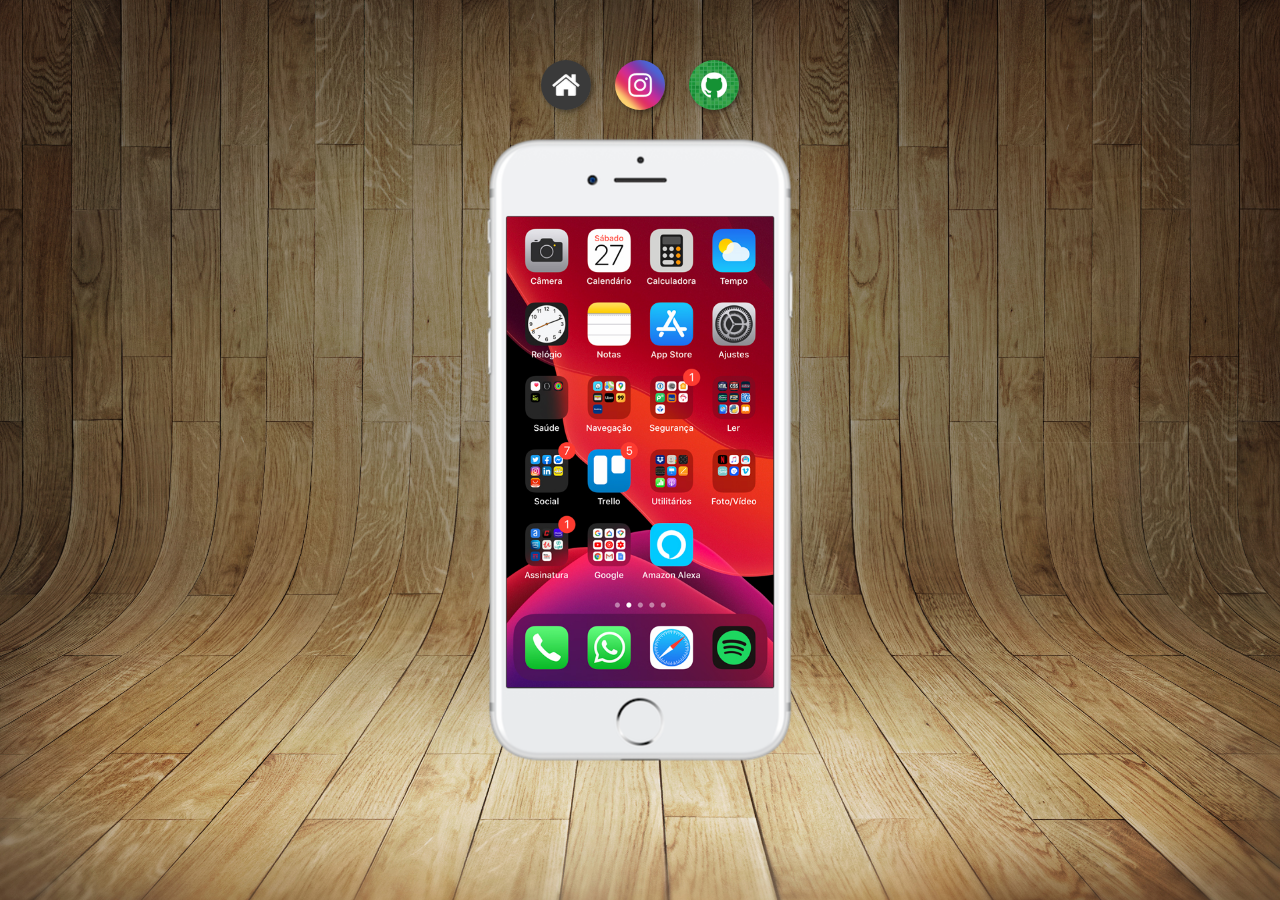
<file: index.html>
<!DOCTYPE html>
<html lang="pt-br">
<head>
    <meta charset="UTF-8">
    <meta name="viewport" content="width=device-width, initial-scale=1.0">
    <title>Projeto Redes Sociais</title>
    <link rel="shortcut icon" href="favicon.ico" type="image/x-icon">
    <link rel="stylesheet" href="estilos/style.css">
</head>
<body>

    <main>
        <section id="telefone">
            <iframe src="home.html" frameborder="0" name="tela" id="tela">
                Seu navegador não é compatível com isso...
            </iframe>
        </section>

        <section id="redes-sociais">
            <a href="home.html" target="tela"><img src="imagens/logo-home.jpg" alt="Home"></a> 
            <a href="instagram.html" target="tela"><img src="imagens/logo-instagram.jpg" alt="Instagram"></a> 
            <a href="github.html" target="tela"><img src="imagens/logo-github.jpg" alt="GitHub"></a> 
           
        </section>
    </main>
</body>
</html>
</file>
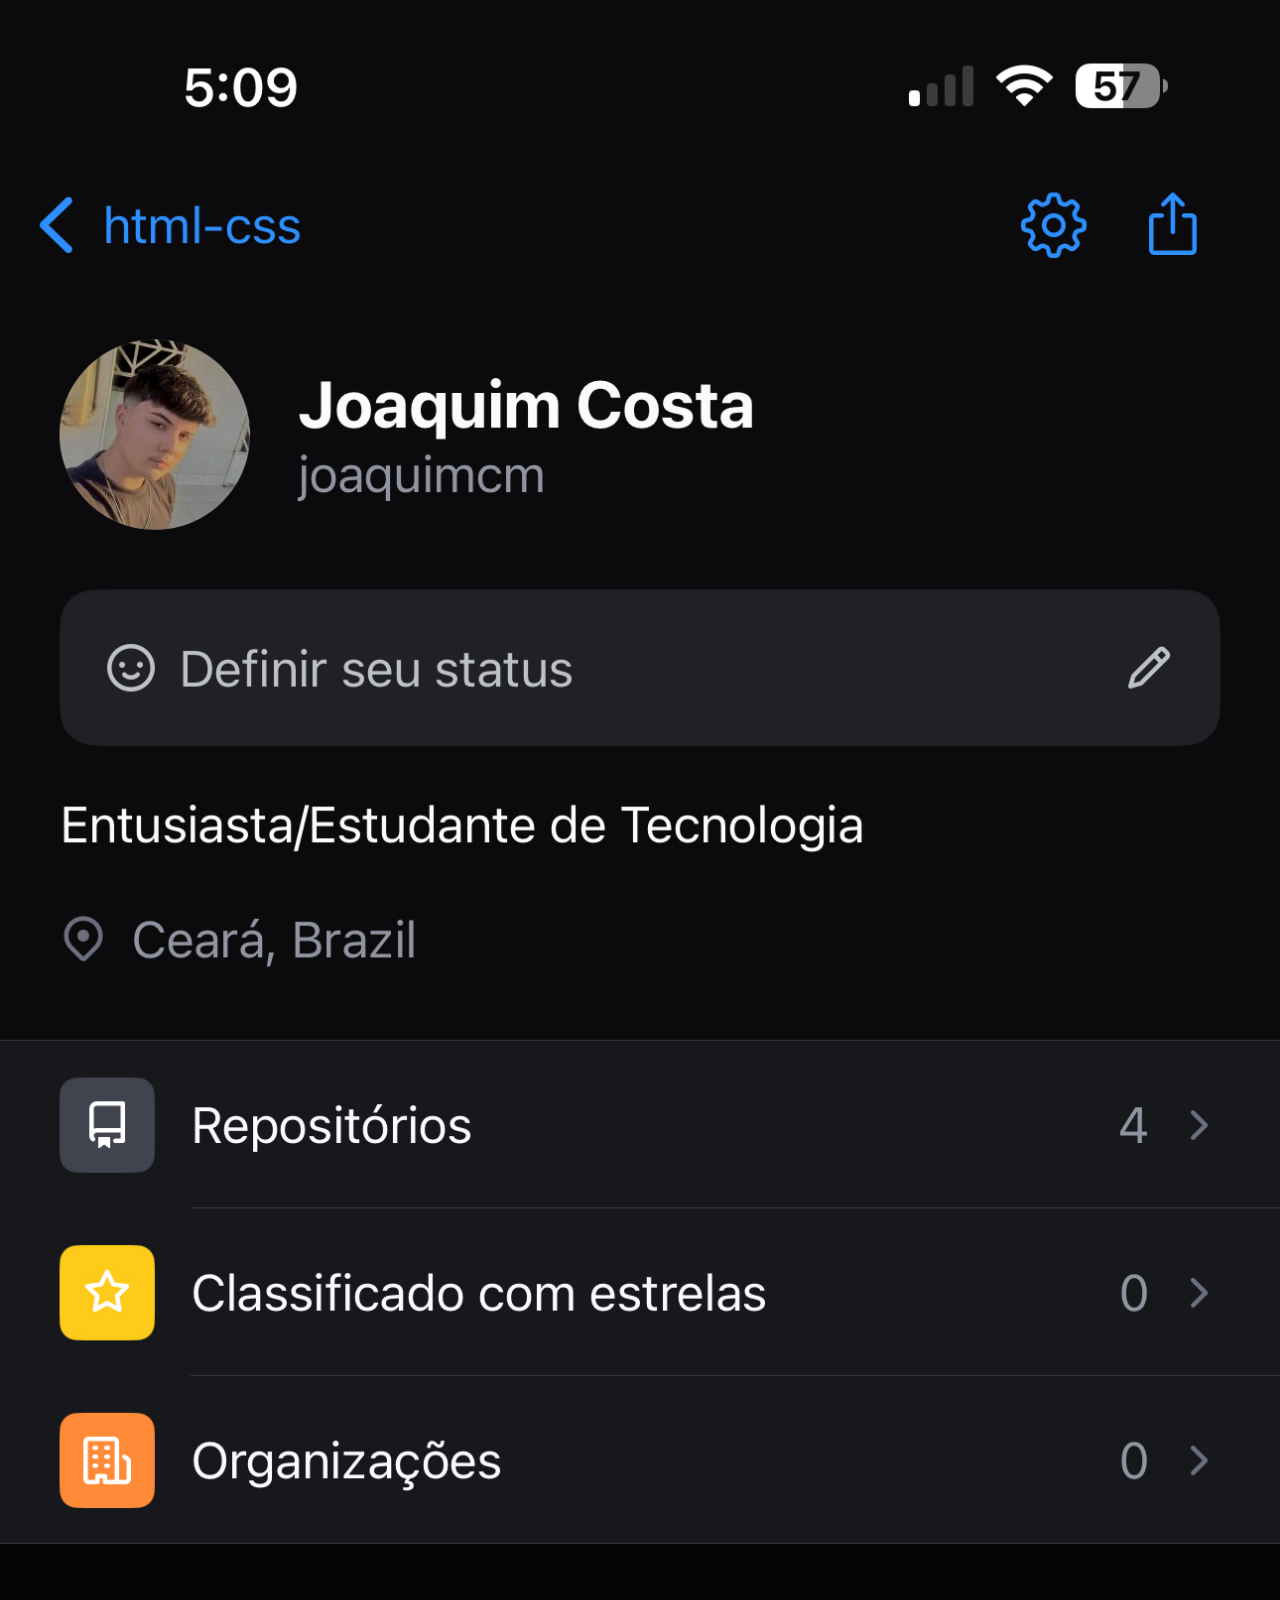
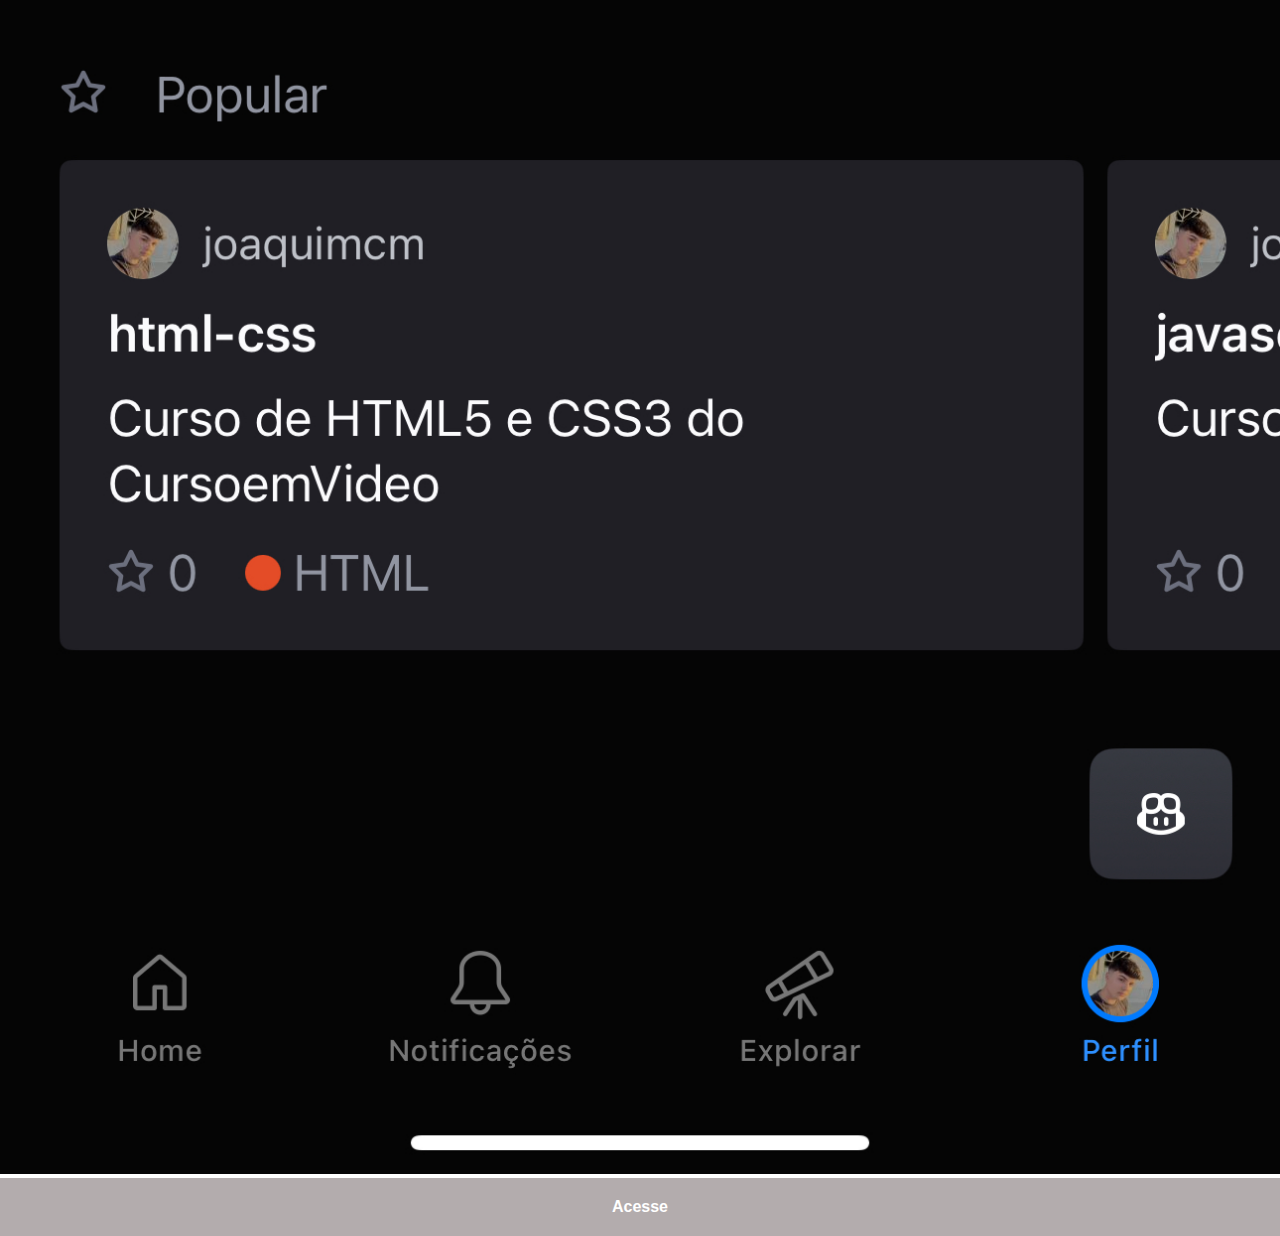
<file: github.html>
<!DOCTYPE html>
<html lang="pt-br">
<head>
    <meta charset="UTF-8">
    <meta name="viewport" content="width=device-width, initial-scale=1.0">
    <title>GitHub</title>
    <link rel="stylesheet" href="estilos/social.css">
</head>
<body>
    <img src="imagens/IMG_8217.png" alt="GitHub">
    <a href="https://github.com/joaquimcm" target="_blank">Acesse</a>
    
</body>
</html>
</file>
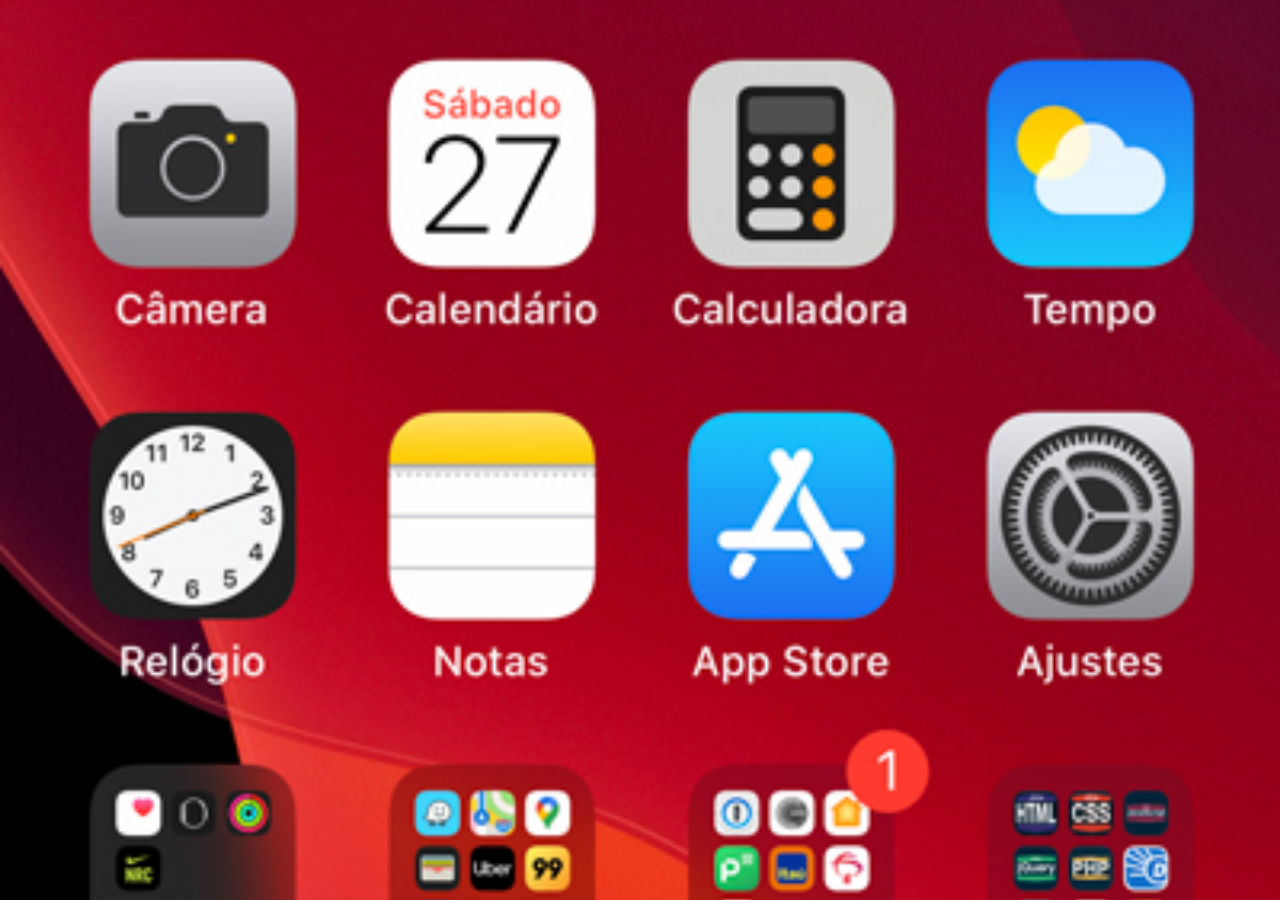
<file: home.html>
<!DOCTYPE html>
<html lang="pt-br">
<head>
    <meta charset="UTF-8">
    <meta name="viewport" content="width=device-width, initial-scale=1.0">
    <title>Home</title>
    <style>
        * {
            margin: 0px;
            padding: 0px;
        }

        body {
            width: 100vw;
            height: 100vh;
            background: black url(imagens/tela-home.jpg) no-repeat top center;
            background-size: cover;
        }








    </style>
</head>
<body>
    
</body>
</html>
</file>
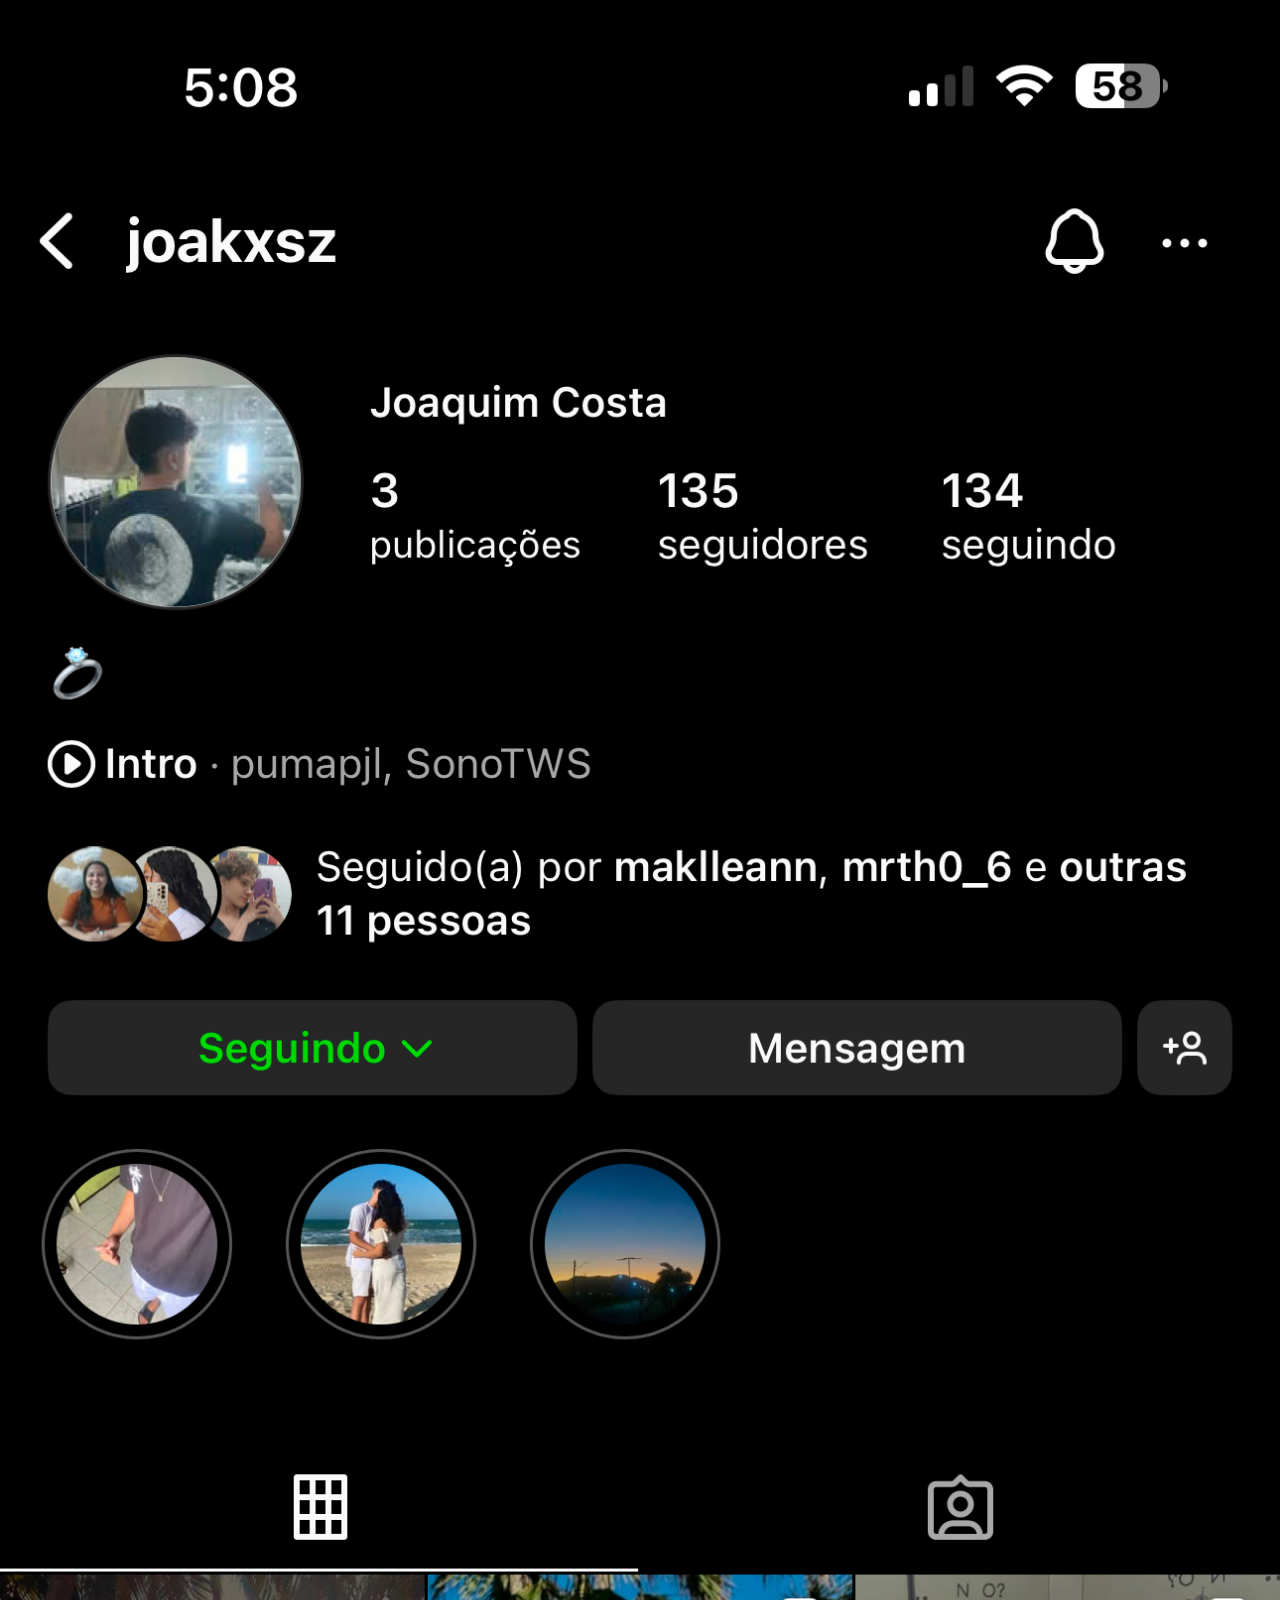
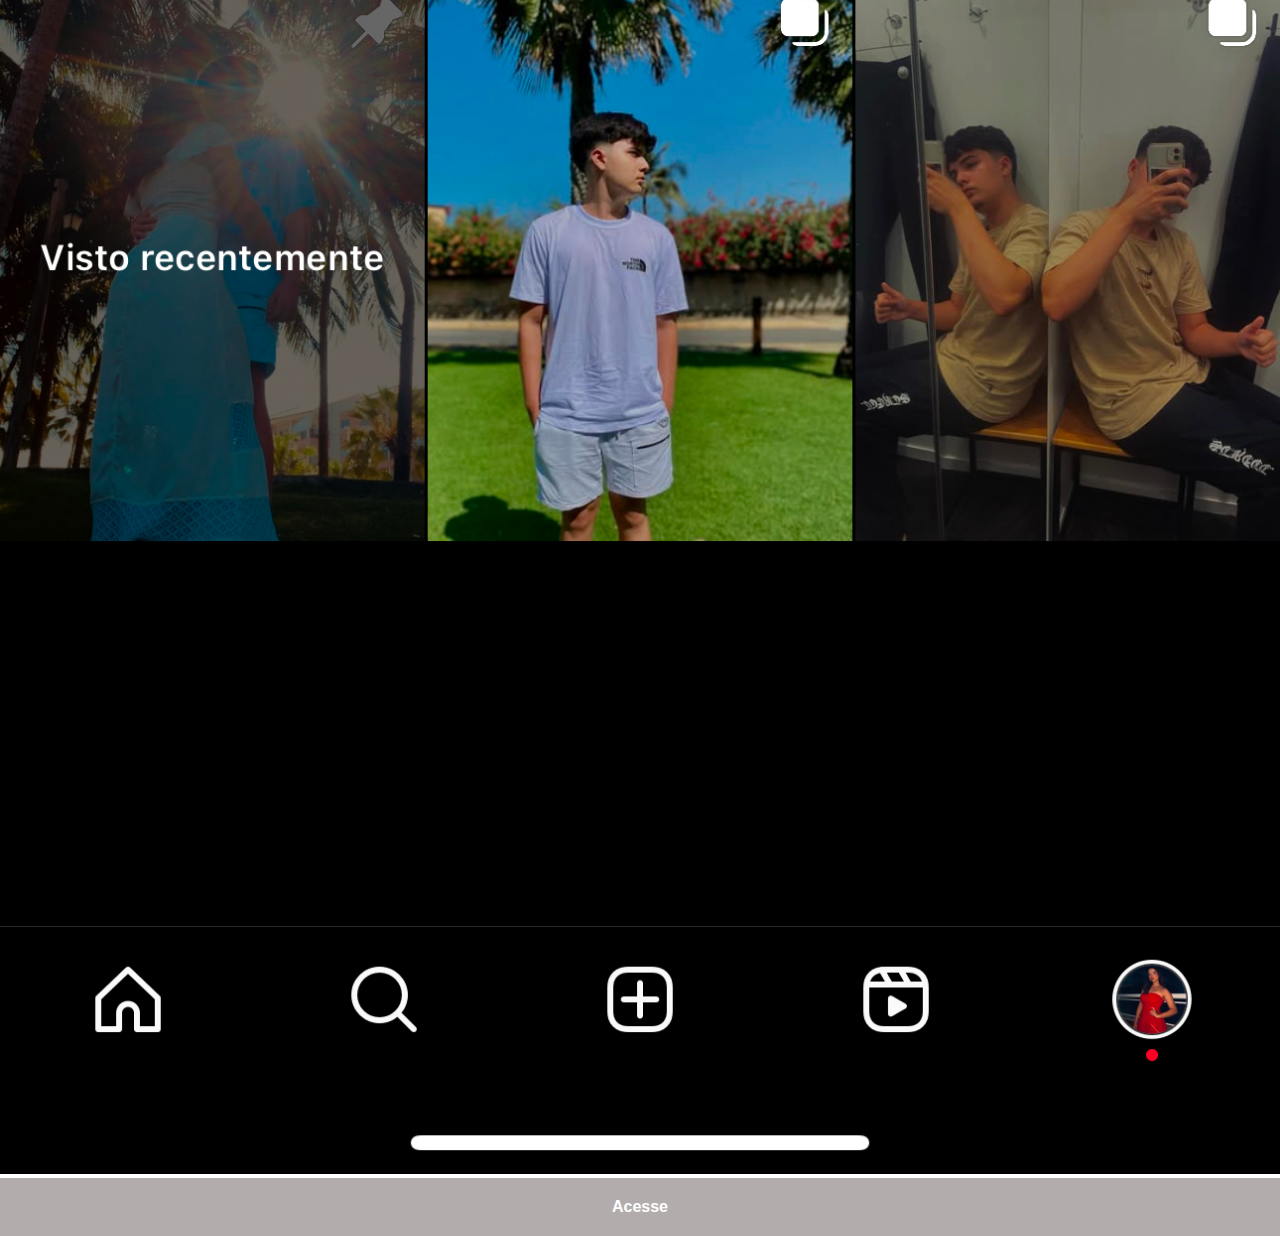
<file: instagram.html>
<!DOCTYPE html>
<html lang="pt-br">
<head>
    <meta charset="UTF-8">
    <meta name="viewport" content="width=device-width, initial-scale=1.0">
    <title>Instagram</title>
   <link rel="stylesheet" href="estilos/social.css">
</head>
<body>
    <img src="imagens/IMG_8216.png" alt="">
    <a href="https://www.instagram.com/joakxsz/" target="_blank"> Acesse</a>
</body>
</html>
</file>
<file: estilos/style.css>
@charset "UTF-8";

* {
    margin: 0px;
    padding: 0px;
    font-family: Arial, Helvetica, sans-serif;
}

html, body {
    height: 100vh;
    width: 100vw;
    background-color: black;
}

body {
    background: url(../imagens/fundo-madeira.jpg) no-repeat top center;
    background-size: cover;
    background-attachment: fixed;
}
main {
    height: 100vh;
    position: relative;
   
}

section#telefone {
    position: absolute;
    top: 50%;
    left: 50%;
    transform: translate(-50%, -50%);

    height: 627px;
    width: 311px;
    background: url(../imagens/frame-iphone.png) no-repeat;
}

iframe#tela {
    position: relative;
    top: 80px;
    left: 22px;
    width: 267px;
    height: 471px;
}

section#redes-sociais {
    padding-top: 50px;
    text-align: center;
}

section#redes-sociais > a > img {
    width: 50px;
    margin: 10px;
    border-radius: 50%;
    box-shadow: 2px 2px 5px rgba(0, 0, 0, 0.411);
    box-sizing: border-box;
}

section#redes-sociais img:hover {
    border: 2px solid rgba(255, 255, 255, 0.582);
    transform: translate(-3px, -3px);
    box-shadow: 5px 5px 10px rgba(0, 0, 0, 0.61);
    transition: 0.5s, border 1s;
}
</file>
<file: estilos/social.css>
@charset "UTF-8";


* {
    margin: 0px;
    padding: 0px;   
    font-family: Arial, Helvetica, sans-serif;
}
::-webkit-scrollbar {
width: 0px;
height: 0px;
}
img {
    width: 100vw;
}

a {
    display: block;
    background-color: rgb(179, 172, 173);
    color: white;
    padding: 20px;
    text-align: center;
    font-weight: bolder;
    text-decoration: none;
}

a:hover {
    background-color: rgb(61, 58, 61);
}
</file>
